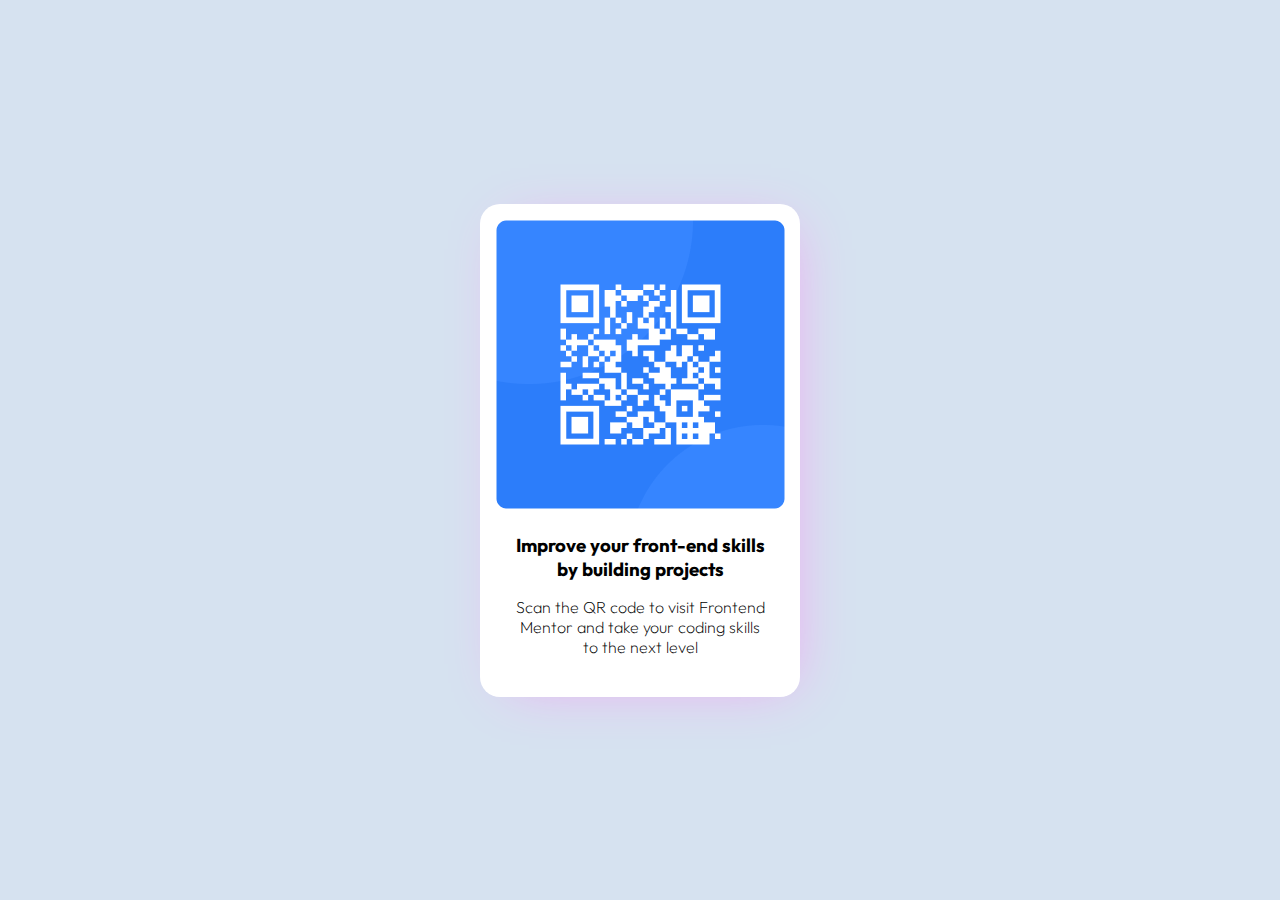
<file: index.html>
<!DOCTYPE html>
<html lang="en">
<head>
    <meta charset="UTF-8">
    <meta name="viewport" content="width=device-width, initial-scale=1.0">
    <title>This is QR Code</title>

    <link rel="stylesheet" href="style.css">
    <link rel="preconnect" href="https://fonts.googleapis.com">
<link rel="preconnect" href="https://fonts.gstatic.com" crossorigin>
<link href="https://fonts.googleapis.com/css2?family=Outfit:wght@100..900&display=swap" rel="stylesheet">



</head> 
<body style="background-color: hsl(212, 45%, 89%); min-height: 100vh; display: flex;">

    <style>
        .card-container{
            max-width: 320px ;
            margin: auto;
           
        }
        .card-inner-container{
              display: flex;
              background: white;
               border-radius:20px;
            flex-direction: column;
            padding: 16px 16px 40px 16px;
           align-items: center;
          text-align: center;
           -webkit-box-shadow: 10px 6px 54px -20px rgba(242,162,242,1);
-moz-box-shadow: 10px 6px 54px -20px rgba(242,162,242,1);
box-shadow: 10px 6px 54px -20px rgba(242,162,242,1);
    
            
        }
    </style>

    <div class="card-container">
        <div class="card-inner-container">
            <img style="margin-bottom: 24px;" src="qr-image.png" alt="qr-code">
        <div class="text-para">
            <h3>Improve your front-end skills by building projects</h3>
        <p>Scan the QR code to visit Frontend Mentor and take your coding skills to the next level</p>
        </div>
  
        </div>
    </div>
    
</body>
</html>
</file>
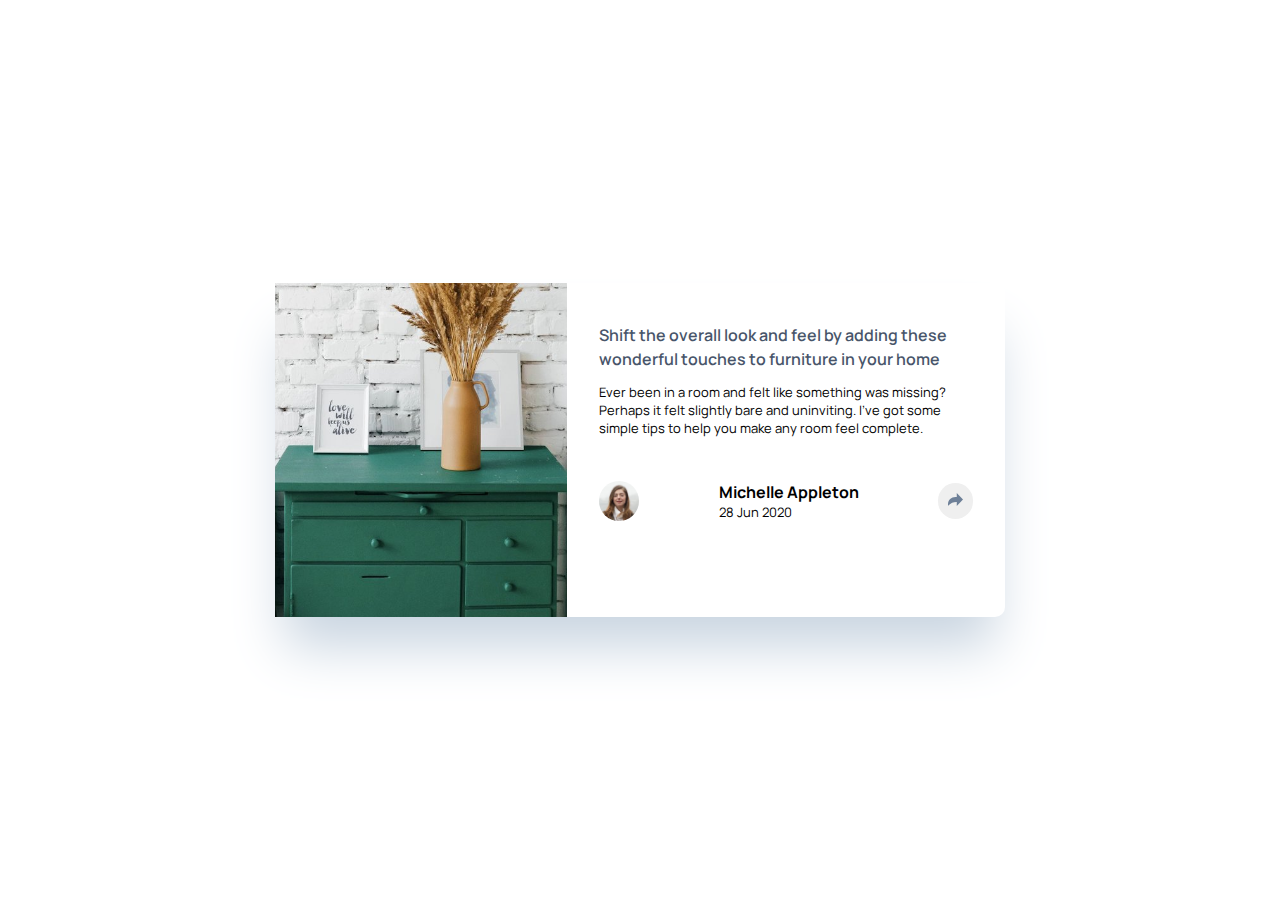
<file: js-article-preview/index.html>
<!DOCTYPE html>
<html lang="en">
<head>
    <meta charset="UTF-8">
    <meta name="viewport" content="width=device-width, initial-scale=1.0">
    <link rel="stylesheet" href="styles.css">
    <title>Article Preview</title>
    <link rel="preconnect" href="https://fonts.googleapis.com">
<link rel="preconnect" href="https://fonts.gstatic.com" crossorigin>
<link href="https://fonts.googleapis.com/css2?family=Manrope:wght@200..800&display=swap" rel="stylesheet">
</head>
<body>
    <div class="card-wrapper">
        <img src="images/drawers.jpg" alt="">
        <div class="content-wrapper">
        <h2>Shift the overall look and feel by adding these wonderful touches to furniture in your home</h2>
        <p>Ever been in a room and felt like something was missing? Perhaps it felt slightly bare and uninviting. I’ve got some simple tips to help you make any room feel complete.</p>
        <div class="author-wrapper">
            <img class="avatar-img" src="images/avatar-michelle.jpg" alt="">
            <div class="name-date">
            <h4>Michelle Appleton</h4>
            <p>28 Jun 2020</p>
            </div>
            <button class="share-button"><svg xmlns="http://www.w3.org/2000/svg" width="15" height="13"><path fill="#6E8098" d="M15 6.495L8.766.014V3.88H7.441C3.33 3.88 0 7.039 0 10.936v2.049l.589-.612C2.59 10.294 5.422 9.11 8.39 9.11h.375v3.867L15 6.495z"/></svg></button>
        </div>

     
        </div>
           <div class="social-media hidden">
             <p>SHARE</p>
            <div>
                  <div class="icons-wrapper"><img src="images/icon-facebook.svg" alt=""><img src="images/icon-twitter.svg" alt=""><img src="images/icon-pinterest.svg" alt="">
                </div>
            </div>
          
             <button class="share-button-social"><svg xmlns="http://www.w3.org/2000/svg" width="15" height="13"><path fill="#6E8098" d="M15 6.495L8.766.014V3.88H7.441C3.33 3.88 0 7.039 0 10.936v2.049l.589-.612C2.59 10.294 5.422 9.11 8.39 9.11h.375v3.867L15 6.495z"/></svg></button></div>

        </div>
    </div>


    <script>
        let button = document.querySelector('.share-button')
        let socialBanner = document.querySelector('.social-media')
        let authorWrapper = document.querySelector('.author-wrapper')

        let shareButtonSocial = document.querySelector('.share-button-social')

        button.addEventListener('click',()=>{
            socialBanner.classList.remove('hidden')
            authorWrapper.classList.add('hidden')

        })

        shareButtonSocial.addEventListener('click', ()=>{
            socialBanner.classList.add('hidden')
            authorWrapper.classList.remove('hidden')

        })


    </script>
    
</body>


</html>
</file>
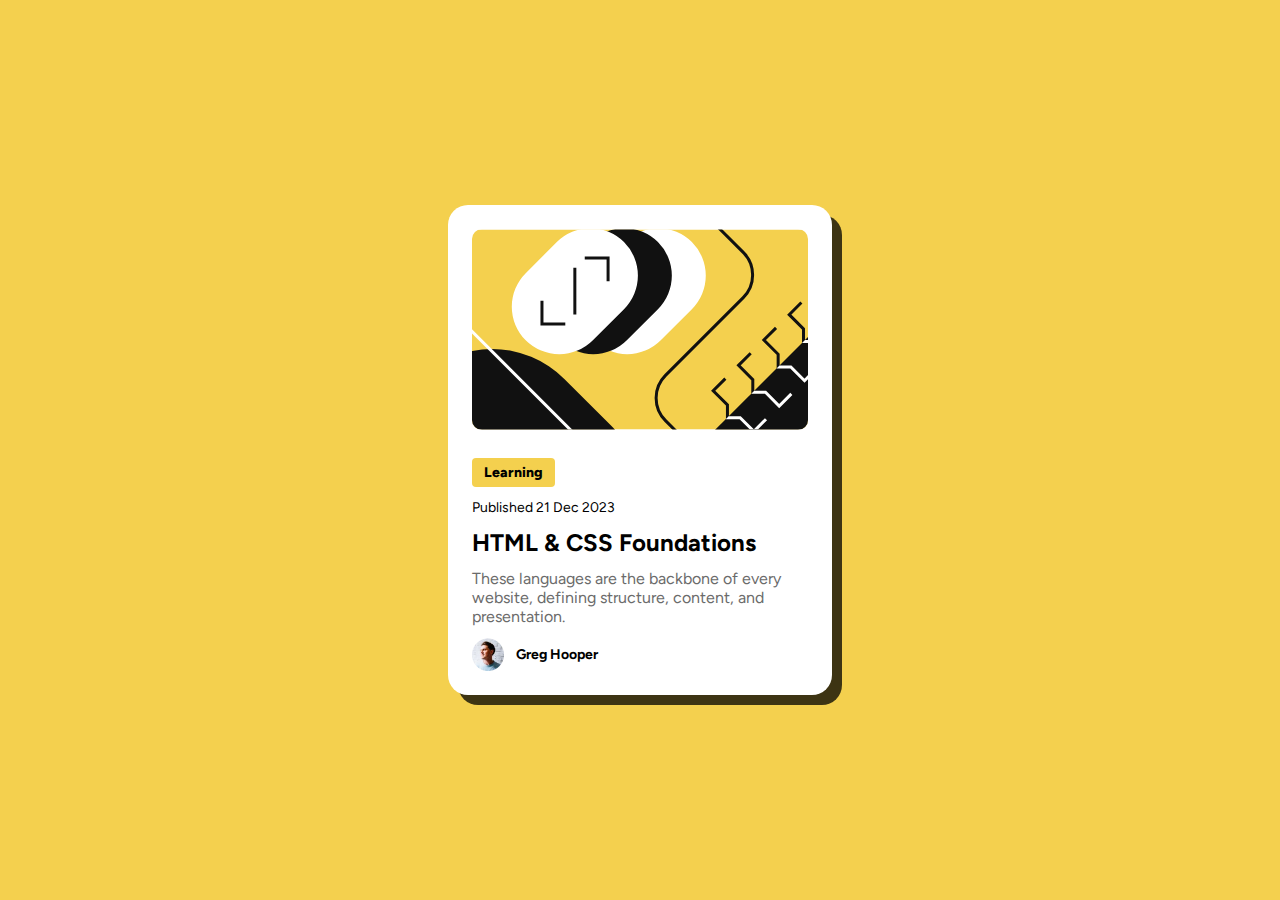
<file: blogcard.html>
<!DOCTYPE html>
<html lang="en">
<head>
    <meta charset="UTF-8">
    <meta name="viewport" content="width=device-width, initial-scale=1.0">
    <title>This is the Blog Card</title>
    <link rel="stylesheet" href="blogstyle.css"/>

</head>
<body>
    <div class="blog-card-container">
        <div> <img src="images/illustration-article.svg" alt="illustration"></div>


        <div class="content-wrapper">
            <div class="learning-tag">Learning</div>
        <p>Published 21 Dec 2023</p>
        <h2>HTML & CSS Foundations</h2>
        <p>These languages are the backbone of every website, defining structure, content, and presentation.</p>
        <div class="avatar-wrapper">
            <img src="images/image-avatar.webp" alt="greg">
            <p>Greg Hooper</p>
        </div>

        </div>
    
        
      
        

    </div>
    
</body>
</html>
</file>
<file: style.css>
*{
    box-sizing: border-box;
    margin: 0px;
    padding: 0px;
}



h1,h3,p{
    font-family: Outfit;

}

p{
    font-weight: 200;
}

.text-para{
    display: flex;
    padding: 0px 16px;
    flex-direction: column;
    gap: 16px;
}

.
</file>
<file: js-article-preview/styles.css>
:root {
  --gray: #48556A;
  --white: #ffffff;
  --lightgray: #9DAEC2;
}



.card-wrapper{
    display: grid;
    grid-template-columns: 1fr;
    grid-template-rows: minmax(auto,200px) 0.5fr;
    max-width: 327px;
    border-radius: 10px;
    row-gap: 36px;
    -webkit-box-shadow: 0px 40px 50px -10px rgba(201,213,225,1);
-moz-box-shadow: 0px 40px 50px -10px rgba(201,213,225,1);
box-shadow: 0px 40px 50px -10px rgba(201,213,225,1);
}

*{
    box-sizing: border-box;
    padding: 0;
    margin: 0;
}

body{
    min-height: 100vh;
    background-color: ECF2F8;
    display: flex;
    justify-content: center;
    align-items: center;
}

img{max-width: 100%; height: 100%;
border-radius: 10px 10px 0px 0px;}



.content-wrapper{
    padding: 0px 32px;
    display: flex;
    flex-flow: column;
    gap: 12px;

}

.author-wrapper{
    display: flex;
    align-items: center;
    justify-content: space-between;
    margin-top: 32px;
    margin-bottom: 20px;
  
}

.card-wrapper > img{
    width: 100%;
    object-fit: cover;
}


.author-wrapper img{
    height: 40px;
    border-radius: 100px;
    
}



h1,h2,h3,h4,p {
  font-family: "Manrope", sans-serif;

}

h2 {
    font-size: 16px;
    line-height: 24px;
    font-weight: 600;
    color: var(--gray);
}

p{
    font-size: 13px;

}

button {
    border: none;
    border-radius: 100px;
    padding: 10px;
}


@media (min-width: 768px ) {

.card-wrapper{
    display: grid;
    grid-template-columns: 2fr 3fr;
    grid-template-rows: 1fr;
    border-radius: 10px;
    max-width: 730px;

    -webkit-box-shadow: 0px 40px 50px -10px rgba(201,213,225,1);
-moz-box-shadow: 0px 40px 50px -10px rgba(201,213,225,1);
box-shadow: 0px 40px 50px -10px rgba(201,213,225,1);
}

.card-wrapper > img {
    height: 100%;
    grid-row: span 2;

}

.content-wrapper{
    padding: 40px 32px;
    display: flex;
    flex-flow: column;
    gap: 12px;

}

img{max-width: 100%; height: 100%;
border-radius: 0px 0px 0px 0px;}
    
}

.social-media{

    background-color: var(--gray);
    display: flex;
    padding: 22px 32px;
    flex-direction: row;
    align-items: center;
    justify-content: space-between;
    border-radius: 0px 0px 10px 10px;
}

.hidden{
    display: none;
}

.social-media p {
    color: var(--lightgray)
}

.icons-wrapper {
    display: flex;
    align-items: start;
;
    gap: 1rem;
}
</file>
<file: blogstyle.css>
*{
    box-sizing: border-box;
    padding: 0;
    margin: 0;
}

body{
    background-color: #F4D04E;
    min-height: 100vh;;
    display: flex;
    justify-content: center;
    align-items: center;
    font-family: Figtree, sans-serif;
}

 @font-face { font-family: Figtree; src: url('/fonts/Figtree-VariableFont_wght.ttf'); } 
 @font-face { font-family: Figtree; font-style: italic; src: url("/fonts/Figtree-Italic-VariableFont_wght.ttf");}



.blog-card-container{
    padding: 24px;;
    background-color: white;
    border-radius: 20px;
    max-width: 327px;
    -webkit-box-shadow: 10px 10px 0px 0px rgba(0,0,0,0.75);
-moz-box-shadow: 10px 10px 0px 0px rgba(0,0,0,0.75);
box-shadow: 10px 10px 0px 0px rgba(0,0,0,0.75);

}

.avatar-wrapper{
    display: flex;
    align-items: center;
    gap: 12px;
}

img{
    max-width: 100%;
    border-radius: 10px;;
}

.learning-tag{
    margin-top: 24px;
    padding: 4px 12px;
    background-color: #F4D04E;
    width: fit-content;
    border-radius: 4px;
    font-weight: 800;
    font-size: 12px;
    line-height: 150%;
}

.content-wrapper{
    display: flex;
    flex-direction: column;
    gap:12px
}

h2{
    font-size: 20px;
    font-weight: 700;
}

h2:hover{
    color: #F4D04E;
    cursor: pointer;
    
}

p:first-of-type{
    font-size: 12px;;
}

p:not(:first-of-type){
    font-size: 14px;
    color: #6B6B6B;
}

.avatar-wrapper img{
    width: 32px;
}

.avatar-wrapper p{
    font-size: 14px;
    font-weight: 700;
}


@media (min-width: 600px) {


.blog-card-container{
    max-width: 384px ;
}

.learning-tag{
   font-size: 14px;
}
    
h2{
    font-size: 24px;
    font-weight: 700;
}



p:first-of-type{
    font-size: 14px;;
}

p:not(:first-of-type){
    font-size: 16px;
    color:#6B6B6B;
}

.avatar-wrapper img{
    width: 32px;
}

.avatar-wrapper p{
    font-size: 14px;
    
    font-weight: 700;
}

    
}
</file>
